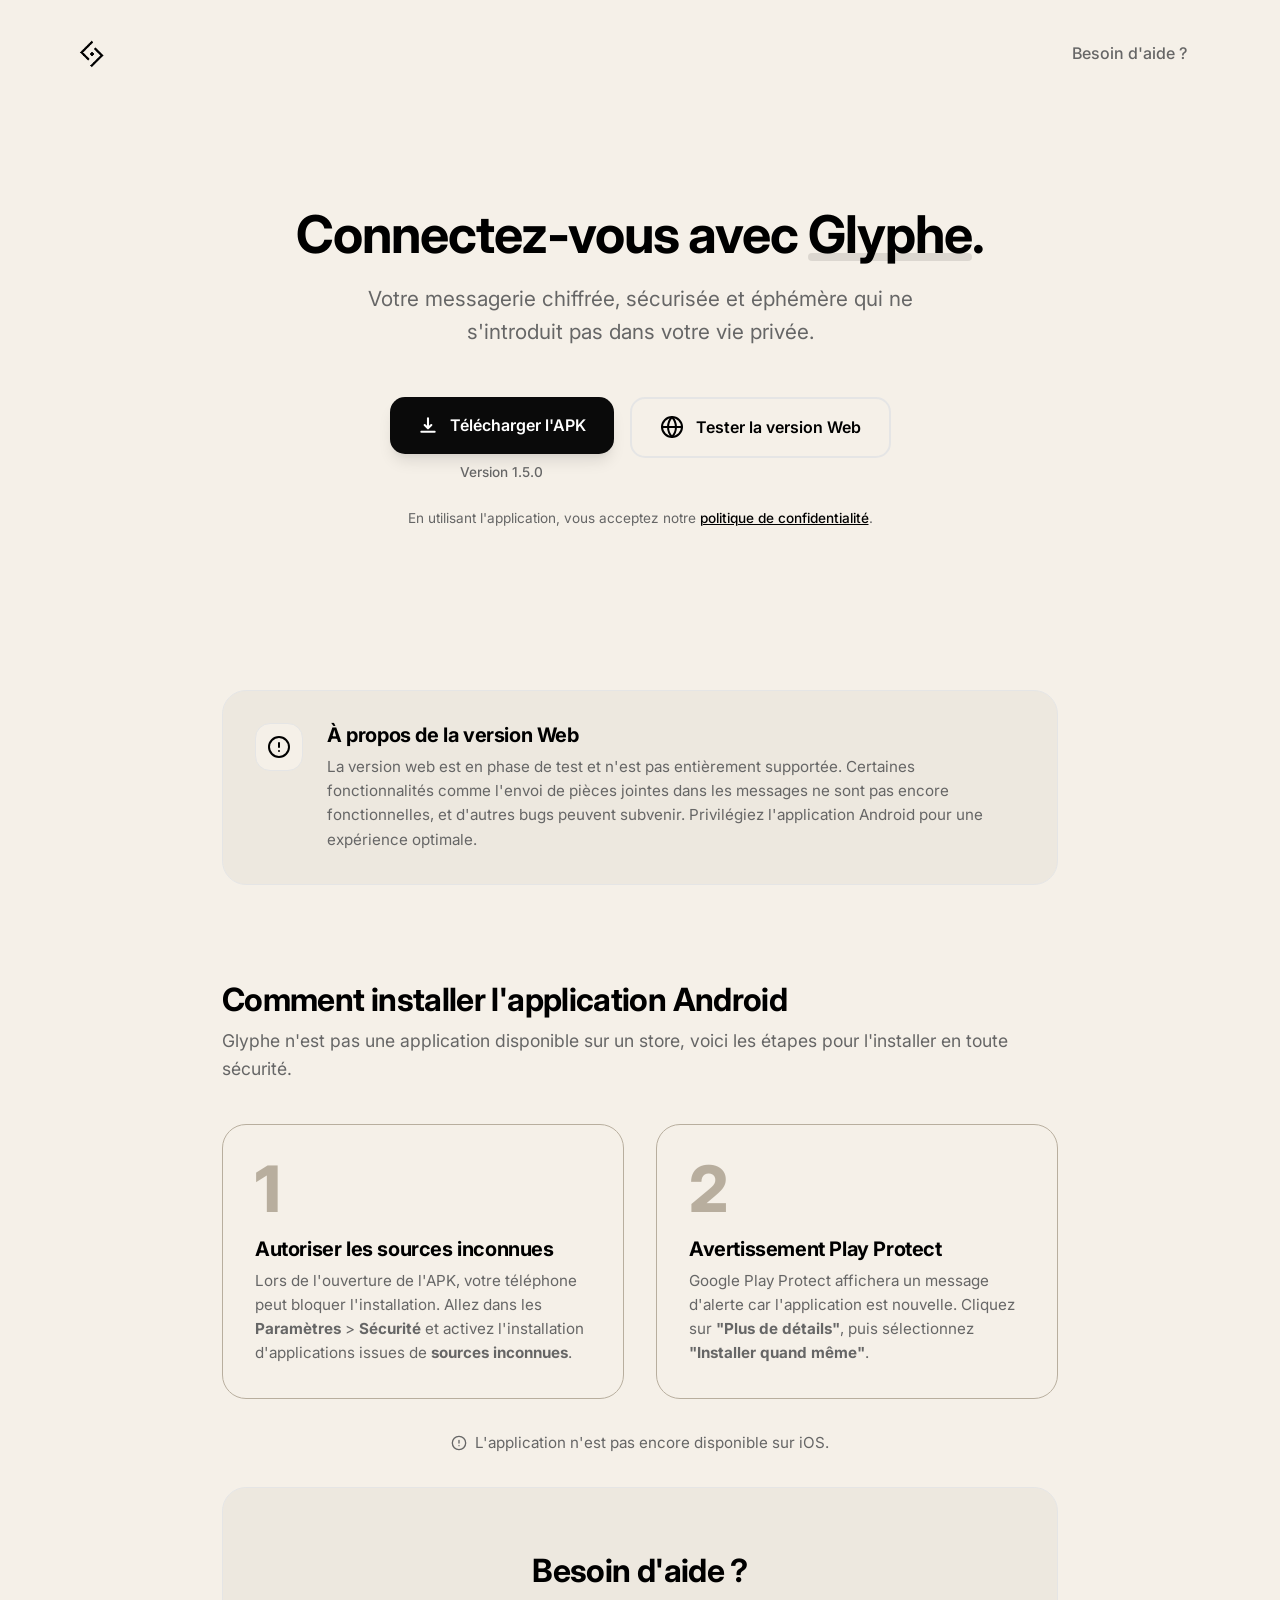
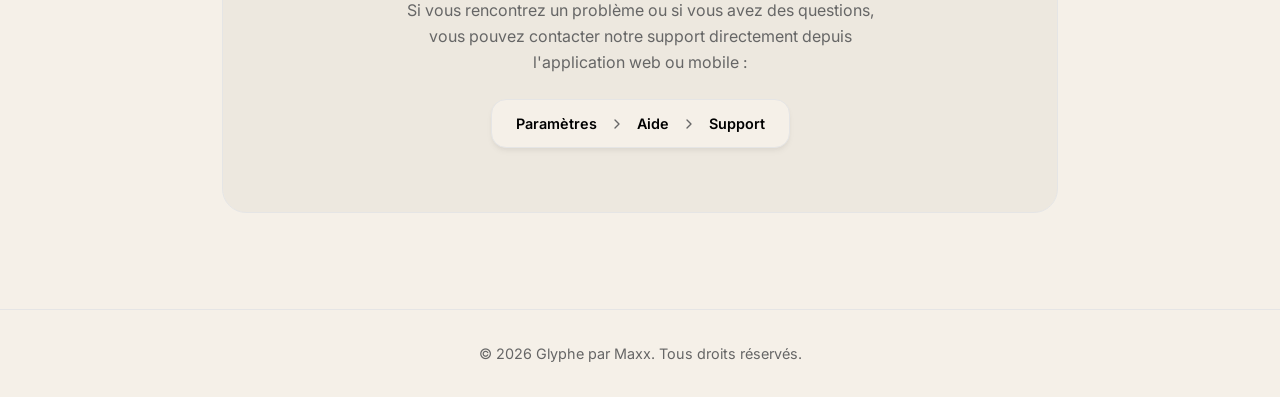
<file: index.html>
<!DOCTYPE html>
<html lang="fr">
<head>
    <meta charset="UTF-8">
    <meta name="viewport" content="width=device-width, initial-scale=1.0">
    <title>Glyphe - Accueil</title>
    <link rel="icon" type="image/x-icon" href="assets/glyphe-black-splash.png">

    <!-- Google Fonts: Inter -->
    <link rel="preconnect" href="https://fonts.googleapis.com">
    <link rel="preconnect" href="https://fonts.gstatic.com" crossorigin>
    <link href="https://fonts.googleapis.com/css2?family=Inter:wght@400;500;600;700;800&display=swap" rel="stylesheet">
    
    <link rel="stylesheet" href="style.css">
</head>
<body>

    <nav class="navbar">
        <div class="logo">
            <a href="index.html">
                <img src="assets/glyphe-black-splash.png" alt="Glyphe Logo" class="logo-img">
            </a>
        </div>
        <a href="#support" class="nav-link">Besoin d'aide ?</a>
    </nav>

    <main class="container">
        
        <!-- Hero Section -->
        <section class="hero fade-in">
            <h1 class="hero-title">Connectez-vous avec <span class="highlight">Glyphe</span>.</h1>
            <p class="hero-subtitle">Votre messagerie chiffrée, sécurisée et éphémère qui ne s'introduit pas dans votre vie privée.</p>
            
            <div class="button-group">
                <div class="download-wrapper">
                    <a href="https://github.com/Maxx-bl/Asiimov/releases/download/v1.5.0/glyphe.apk" download="glyphe.apk" id="download-btn" class="btn btn-primary">
                        <svg viewBox="0 0 24 24" width="20" height="20" stroke="currentColor" stroke-width="2.5" fill="none" stroke-linecap="round" stroke-linejoin="round" class="icon">
                            <path d="M12 4v12m0 0l-4-4m4 4l4-4"/><line x1="4" y1="20" x2="20" y2="20"/>
                        </svg>
                        Télécharger l'APK
                    </a>
                    <span class="version-label">Version 1.5.0</span>
                </div>
                
                <a href="https://glyphe-app.synae.dev/" target="_blank" class="btn btn-secondary">
                    <svg viewBox="0 0 24 24" width="24" height="24" stroke="currentColor" stroke-width="2" fill="none" stroke-linecap="round" stroke-linejoin="round" class="icon"><circle cx="12" cy="12" r="10"></circle><line x1="2" y1="12" x2="22" y2="12"></line><path d="M12 2a15.3 15.3 0 0 1 4 10 15.3 15.3 0 0 1-4 10 15.3 15.3 0 0 1-4-10 15.3 15.3 0 0 1 4-10z"></path></svg>
                    Tester la version Web
                </a>
            </div>
            
            <p class="privacy-notice">
                En utilisant l'application, vous acceptez notre <a href="privacy.html" class="privacy-link">politique de confidentialité</a>.
            </p>
        </section>

        <!-- Web Version Warning -->
        <section class="info-card warning slide-up">
            <div class="card-icon">
                <svg viewBox="0 0 24 24" width="24" height="24" stroke="currentColor" stroke-width="2" fill="none" stroke-linecap="round" stroke-linejoin="round"><circle cx="12" cy="12" r="10"></circle><line x1="12" y1="8" x2="12" y2="12"></line><line x1="12" y1="16" x2="12.01" y2="16"></line></svg>
            </div>
            <div class="card-content">
                <h3>À propos de la version Web</h3>
                <p>La version web est en phase de test et n'est pas entièrement supportée. Certaines fonctionnalités comme l'envoi de pièces jointes dans les messages ne sont pas encore fonctionnelles, et d'autres bugs peuvent subvenir. Privilégiez l'application Android pour une expérience optimale.</p>
            </div>
        </section>

        <!-- Installation Guide -->
        <section id="installation-guide" class="installation-guide slide-up">
            <h2 class="section-title">Comment installer l'application Android</h2>
            <p class="section-desc">Glyphe n'est pas une application disponible sur un store, voici les étapes pour l'installer en toute sécurité.</p>
            
            <div class="steps-grid">
                <div class="step-card">
                    <div class="step-number">1</div>
                    <div class="step-info">
                        <h4>Autoriser les sources inconnues</h4>
                        <p>Lors de l'ouverture de l'APK, votre téléphone peut bloquer l'installation. Allez dans les <strong>Paramètres</strong> > <strong>Sécurité</strong> et activez l'installation d'applications issues de <strong>sources inconnues</strong>.</p>
                    </div>
                </div>
                
                <div class="step-card">
                    <div class="step-number">2</div>
                    <div class="step-info">
                        <h4>Avertissement Play Protect</h4>
                        <p>Google Play Protect affichera un message d'alerte car l'application est nouvelle. Cliquez sur <strong>"Plus de détails"</strong>, puis sélectionnez <strong>"Installer quand même"</strong>.</p>
                    </div>
                </div>
            </div>
        </section>

        <!-- iOS Notice -->
        <p class="ios-notice">
            <svg viewBox="0 0 24 24" width="16" height="16" stroke="currentColor" stroke-width="2" fill="none" stroke-linecap="round" stroke-linejoin="round"><path d="M12 2a10 10 0 1 0 0 20A10 10 0 0 0 12 2z"></path><path d="M12 8v4m0 4h.01"></path></svg>
            L'application n'est pas encore disponible sur iOS.
        </p>

        <!-- Support Section -->
        <section id="support" class="support slide-up">
            <h2 class="section-title">Besoin d'aide ?</h2>
            <div class="support-content">
                <p>Si vous rencontrez un problème ou si vous avez des questions, vous pouvez contacter notre support directement depuis l'application web ou mobile :</p>
                <div class="path-badge">
                    <span>Paramètres</span>
                    <svg viewBox="0 0 24 24" width="16" height="16" stroke="currentColor" stroke-width="2" fill="none" stroke-linecap="round" stroke-linejoin="round"><polyline points="9 18 15 12 9 6"></polyline></svg>
                    <span>Aide</span>
                    <svg viewBox="0 0 24 24" width="16" height="16" stroke="currentColor" stroke-width="2" fill="none" stroke-linecap="round" stroke-linejoin="round"><polyline points="9 18 15 12 9 6"></polyline></svg>
                    <span>Support</span>
                </div>
            </div>
        </section>

    </main>

    <footer>
        <p>&copy; 2026 Glyphe par Maxx. Tous droits réservés. </p>
    </footer>

    <script src="script.js"></script>
</body>
</html>
</file>
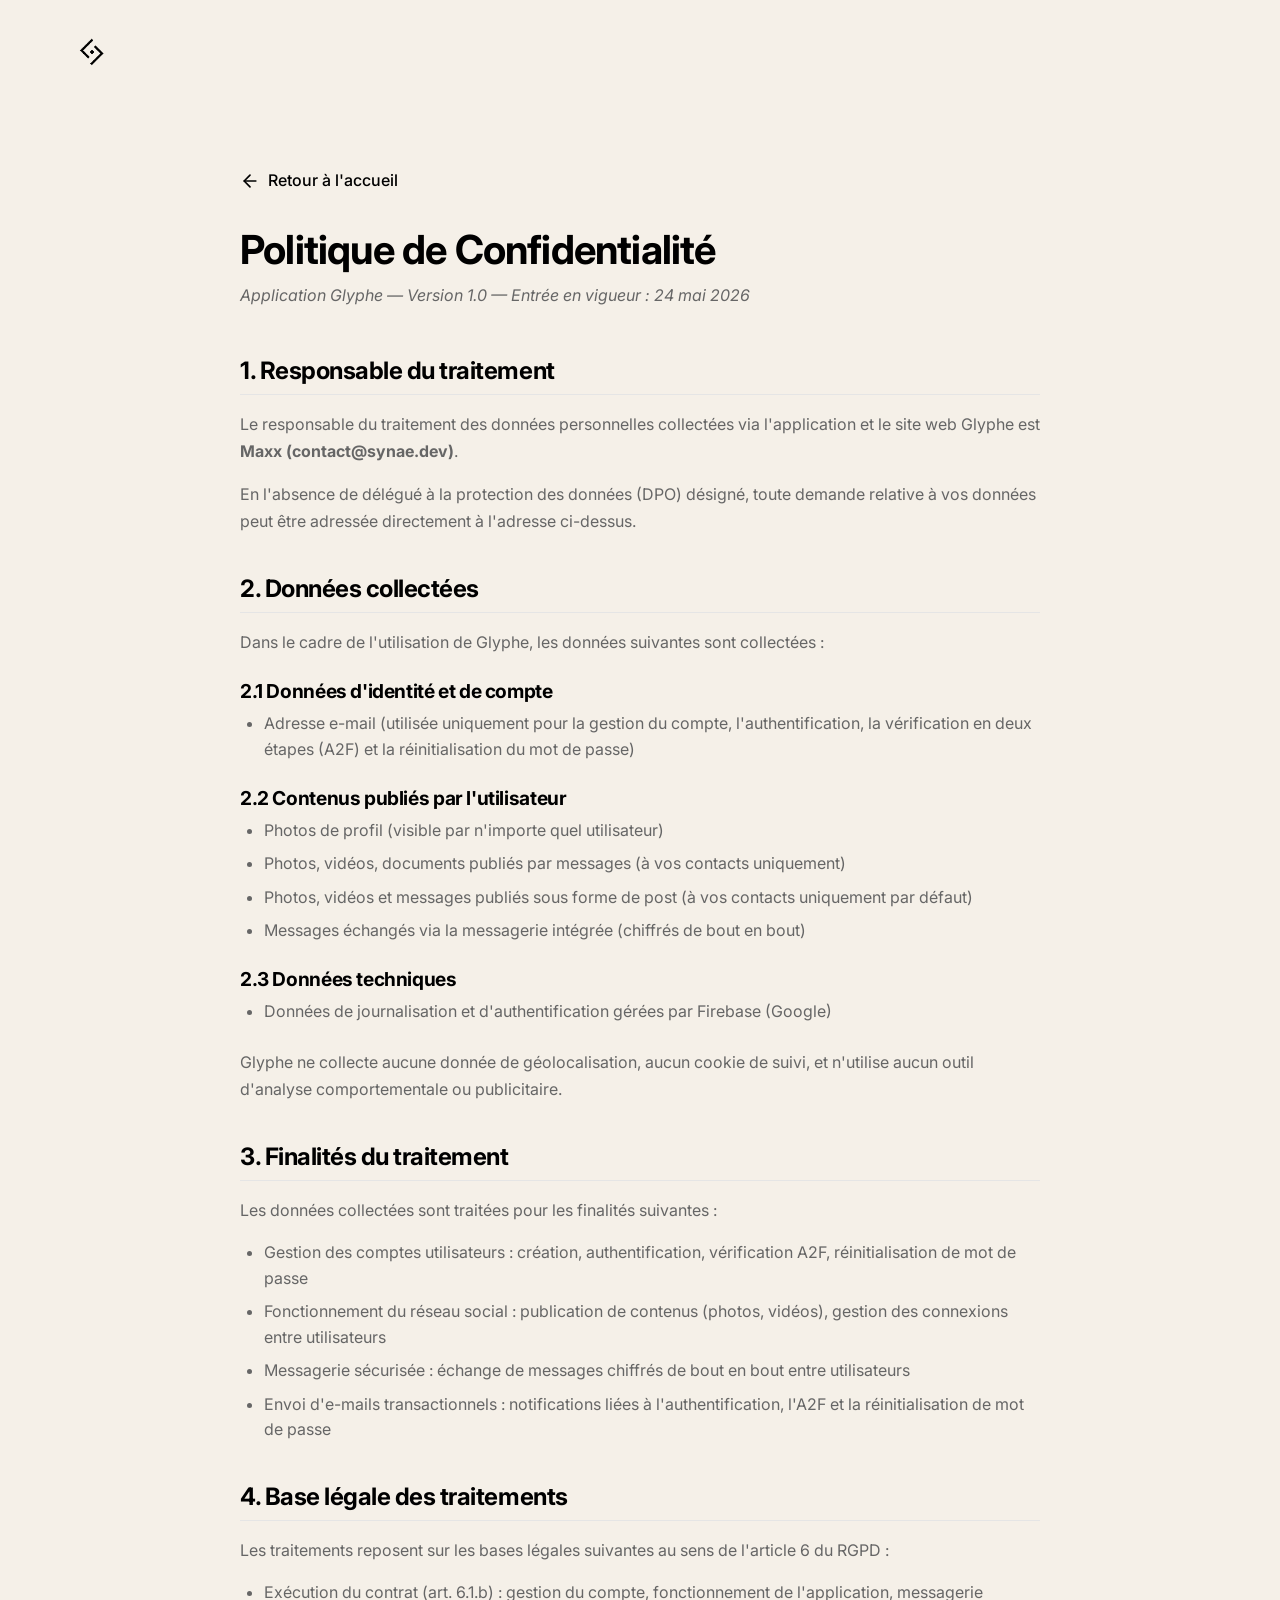
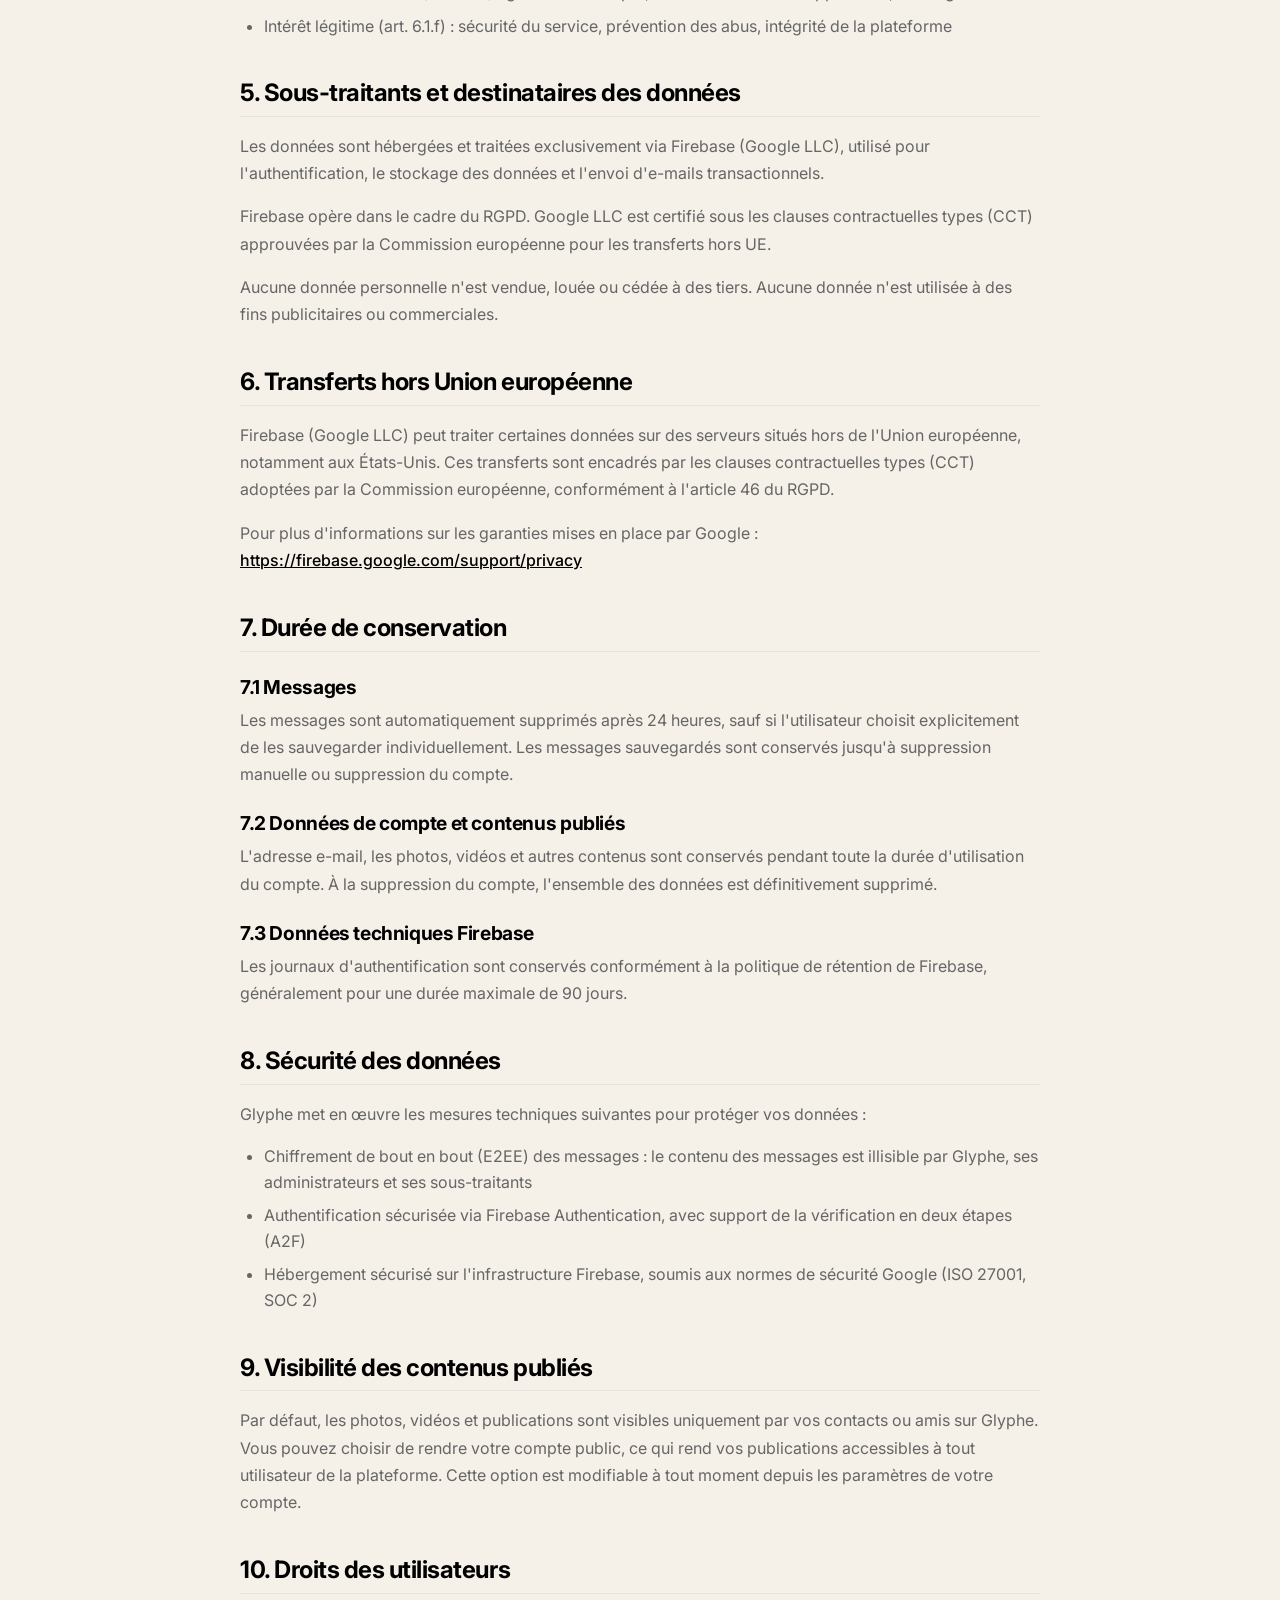
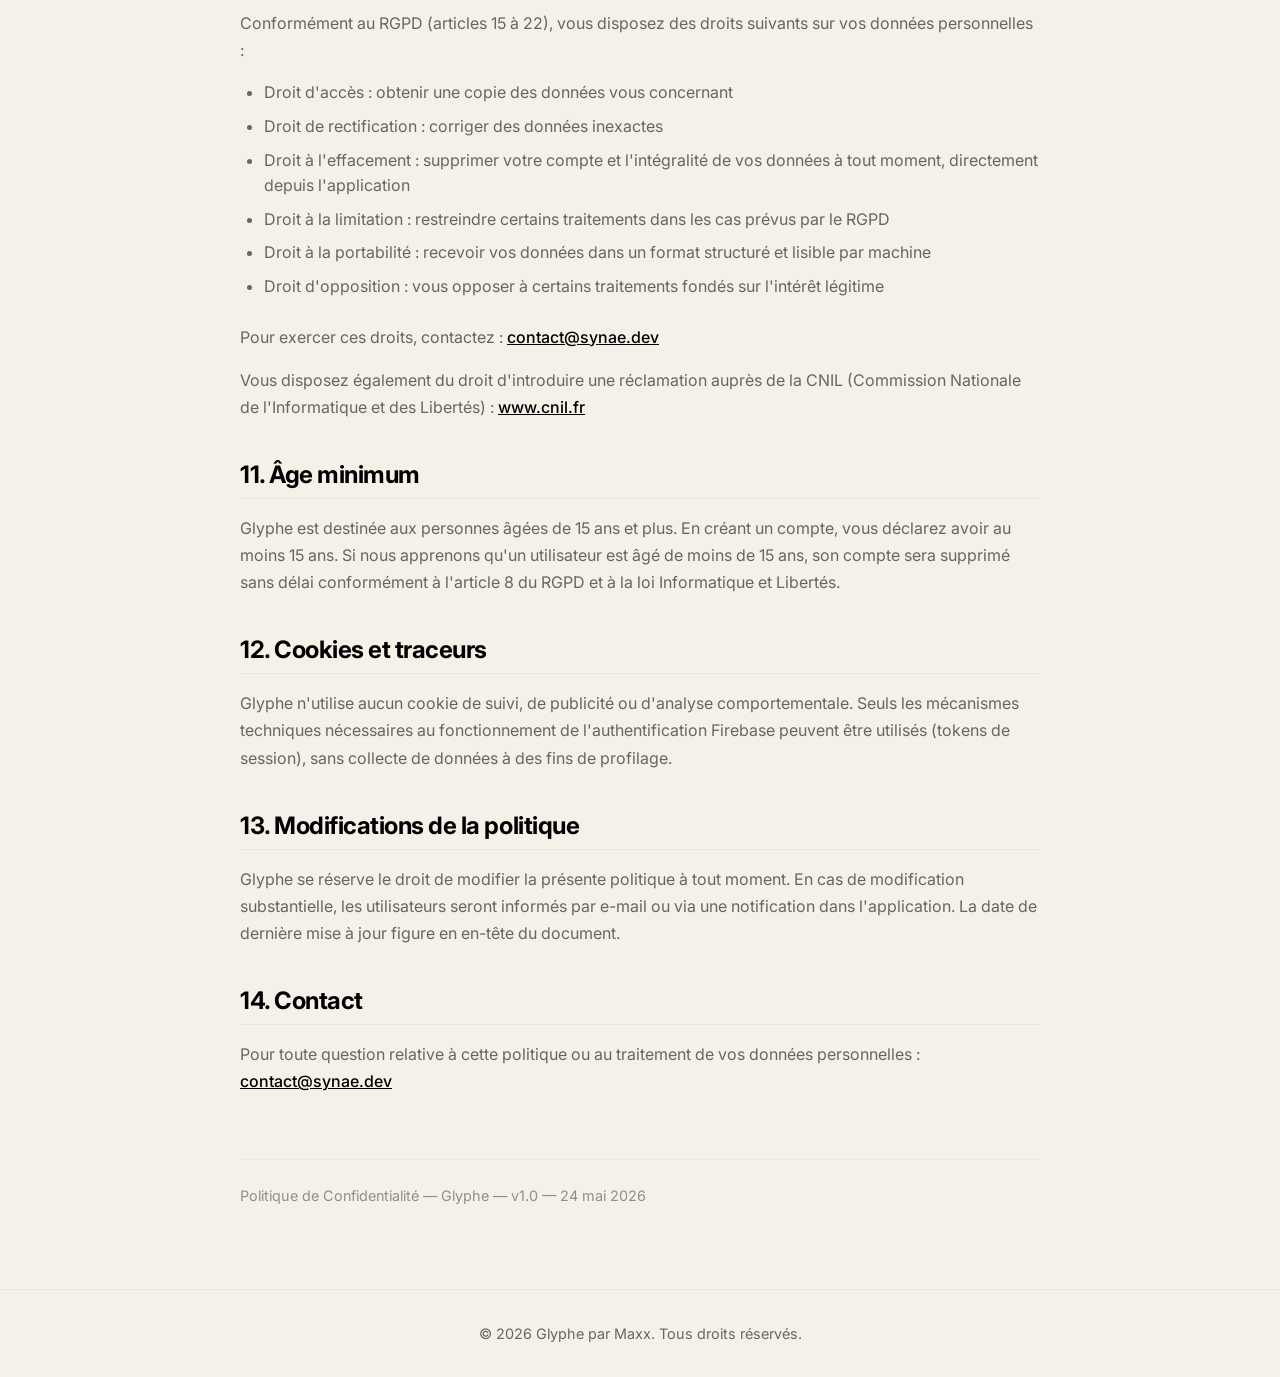
<file: privacy.html>
<!DOCTYPE html>
<html lang="fr">
<head>
    <meta charset="UTF-8">
    <meta name="viewport" content="width=device-width, initial-scale=1.0">
    <title>Glyphe - Confidentialité</title>
    <link rel="icon" type="image/x-icon" href="assets/glyphe-black-splash.png">

    <!-- Google Fonts: Inter -->
    <link rel="preconnect" href="https://fonts.googleapis.com">
    <link rel="preconnect" href="https://fonts.gstatic.com" crossorigin>
    <link href="https://fonts.googleapis.com/css2?family=Inter:wght@400;500;600;700;800&display=swap" rel="stylesheet">
    
    <link rel="stylesheet" href="style.css">
    <style>
        .privacy-content {
            padding: 4rem 0;
            max-width: 800px;
            margin: 0 auto;
        }
        .privacy-content h1 {
            font-size: 2.5rem;
            margin-bottom: 0.5rem;
        }
        .privacy-content h2 {
            font-size: 1.5rem;
            margin-top: 2.5rem;
            margin-bottom: 1rem;
            padding-bottom: 0.5rem;
            border-bottom: 1px solid var(--border-color);
        }
        .privacy-content h3 {
            font-size: 1.2rem;
            margin-top: 1.5rem;
            margin-bottom: 0.5rem;
            color: var(--text-primary);
        }
        .privacy-content p {
            margin-bottom: 1rem;
            color: var(--text-secondary);
            line-height: 1.7;
        }
        .privacy-content ul {
            margin-bottom: 1.5rem;
            padding-left: 1.5rem;
            color: var(--text-secondary);
        }
        .privacy-content li {
            margin-bottom: 0.5rem;
            line-height: 1.6;
        }
        .privacy-content a {
            color: var(--text-primary);
            text-decoration: underline;
            font-weight: 500;
        }
        .privacy-content a:hover {
            color: var(--text-secondary);
        }
        .back-link {
            display: inline-flex;
            align-items: center;
            gap: 0.5rem;
            color: var(--text-primary);
            font-weight: 600;
            margin-bottom: 2rem;
            transition: transform 0.3s ease;
            text-decoration: none !important;
        }
        .back-link:hover {
            transform: translateX(-5px);
            color: var(--text-primary) !important;
        }
        .doc-meta {
            color: var(--text-secondary);
            font-style: italic;
            margin-bottom: 3rem !important;
        }
        .text-muted {
            font-size: 0.9rem;
            opacity: 0.7;
            margin-top: 4rem !important;
            border-top: 1px solid var(--border-color);
            padding-top: 1.5rem;
        }
    </style>
</head>
<body>

    <nav class="navbar">
        <div class="logo">
            <a href="index.html">
                <img src="assets/glyphe-black-splash.png" alt="Glyphe Logo" class="logo-img">
            </a>
        </div>
    </nav>

    <main class="container">
        <section class="privacy-content fade-in">
            <a href="index.html" class="back-link">
                <svg viewBox="0 0 24 24" width="20" height="20" stroke="currentColor" stroke-width="2" fill="none" stroke-linecap="round" stroke-linejoin="round"><line x1="19" y1="12" x2="5" y2="12"></line><polyline points="12 19 5 12 12 5"></polyline></svg>
                Retour à l'accueil
            </a>
            
            <h1>Politique de Confidentialité</h1>
            <p class="doc-meta">Application Glyphe — Version 1.0 — Entrée en vigueur : 24 mai 2026</p>
            
            <h2>1. Responsable du traitement</h2>
            <p>Le responsable du traitement des données personnelles collectées via l'application et le site web Glyphe est
            <strong>Maxx (contact@synae.dev)</strong>.</p>
            <p>En l'absence de délégué à la protection des données (DPO) désigné, toute demande relative à vos données peut être adressée directement à l'adresse ci-dessus.</p>

            <h2>2. Données collectées</h2>
            <p>Dans le cadre de l'utilisation de Glyphe, les données suivantes sont collectées :</p>
            
            <h3>2.1 Données d'identité et de compte</h3>
            <ul>
                <li>Adresse e-mail (utilisée uniquement pour la gestion du compte, l'authentification, la vérification en deux étapes (A2F) et la réinitialisation du mot de passe)</li>
            </ul>
            
            <h3>2.2 Contenus publiés par l'utilisateur</h3>
            <ul>
                <li>Photos de profil (visible par n'importe quel utilisateur)</li>
                <li>Photos, vidéos, documents publiés par messages (à vos contacts uniquement)</li>
                <li>Photos, vidéos et messages publiés sous forme de post (à vos contacts uniquement par défaut)</li>
                <li>Messages échangés via la messagerie intégrée (chiffrés de bout en bout)</li>
            </ul>
            
            <h3>2.3 Données techniques</h3>
            <ul>
                <li>Données de journalisation et d'authentification gérées par Firebase (Google)</li>
            </ul>
            <p>Glyphe ne collecte aucune donnée de géolocalisation, aucun cookie de suivi, et n'utilise aucun outil d'analyse comportementale ou publicitaire.</p>

            <h2>3. Finalités du traitement</h2>
            <p>Les données collectées sont traitées pour les finalités suivantes :</p>
            <ul>
                <li>Gestion des comptes utilisateurs : création, authentification, vérification A2F, réinitialisation de mot de passe</li>
                <li>Fonctionnement du réseau social : publication de contenus (photos, vidéos), gestion des connexions entre utilisateurs</li>
                <li>Messagerie sécurisée : échange de messages chiffrés de bout en bout entre utilisateurs</li>
                <li>Envoi d'e-mails transactionnels : notifications liées à l'authentification, l'A2F et la réinitialisation de mot de passe</li>
            </ul>
            
            <h2>4. Base légale des traitements</h2>
            <p>Les traitements reposent sur les bases légales suivantes au sens de l'article 6 du RGPD :</p>
            <ul>
                <li>Exécution du contrat (art. 6.1.b) : gestion du compte, fonctionnement de l'application, messagerie</li>
                <li>Intérêt légitime (art. 6.1.f) : sécurité du service, prévention des abus, intégrité de la plateforme</li>
            </ul>

            <h2>5. Sous-traitants et destinataires des données</h2>
            <p>Les données sont hébergées et traitées exclusivement via Firebase (Google LLC), utilisé pour l'authentification, le stockage des données et l'envoi d'e-mails transactionnels.</p>
            <p>Firebase opère dans le cadre du RGPD. Google LLC est certifié sous les clauses contractuelles types (CCT) approuvées par la Commission européenne pour les transferts hors UE.</p>
            <p>Aucune donnée personnelle n'est vendue, louée ou cédée à des tiers. Aucune donnée n'est utilisée à des fins publicitaires ou commerciales.</p>

            <h2>6. Transferts hors Union européenne</h2>
            <p>Firebase (Google LLC) peut traiter certaines données sur des serveurs situés hors de l'Union européenne, notamment aux États-Unis. Ces transferts sont encadrés par les clauses contractuelles types (CCT) adoptées par la Commission européenne, conformément à l'article 46 du RGPD.</p>
            <p>Pour plus d'informations sur les garanties mises en place par Google : <a href="https://firebase.google.com/support/privacy" target="_blank">https://firebase.google.com/support/privacy</a></p>

            <h2>7. Durée de conservation</h2>
            <h3>7.1 Messages</h3>
            <p>Les messages sont automatiquement supprimés après 24 heures, sauf si l'utilisateur choisit explicitement de les sauvegarder individuellement. Les messages sauvegardés sont conservés jusqu'à suppression manuelle ou suppression du compte.</p>
            
            <h3>7.2 Données de compte et contenus publiés</h3>
            <p>L'adresse e-mail, les photos, vidéos et autres contenus sont conservés pendant toute la durée d'utilisation du compte. À la suppression du compte, l'ensemble des données est définitivement supprimé.</p>
            
            <h3>7.3 Données techniques Firebase</h3>
            <p>Les journaux d'authentification sont conservés conformément à la politique de rétention de Firebase, généralement pour une durée maximale de 90 jours.</p>

            <h2>8. Sécurité des données</h2>
            <p>Glyphe met en œuvre les mesures techniques suivantes pour protéger vos données :</p>
            <ul>
                <li>Chiffrement de bout en bout (E2EE) des messages : le contenu des messages est illisible par Glyphe, ses administrateurs et ses sous-traitants</li>
                <li>Authentification sécurisée via Firebase Authentication, avec support de la vérification en deux étapes (A2F)</li>
                <li>Hébergement sécurisé sur l'infrastructure Firebase, soumis aux normes de sécurité Google (ISO 27001, SOC 2)</li>
            </ul>

            <h2>9. Visibilité des contenus publiés</h2>
            <p>Par défaut, les photos, vidéos et publications sont visibles uniquement par vos contacts ou amis sur Glyphe. Vous pouvez choisir de rendre votre compte public, ce qui rend vos publications accessibles à tout utilisateur de la plateforme. Cette option est modifiable à tout moment depuis les paramètres de votre compte.</p>

            <h2>10. Droits des utilisateurs</h2>
            <p>Conformément au RGPD (articles 15 à 22), vous disposez des droits suivants sur vos données personnelles :</p>
            <ul>
                <li>Droit d'accès : obtenir une copie des données vous concernant</li>
                <li>Droit de rectification : corriger des données inexactes</li>
                <li>Droit à l'effacement : supprimer votre compte et l'intégralité de vos données à tout moment, directement depuis l'application</li>
                <li>Droit à la limitation : restreindre certains traitements dans les cas prévus par le RGPD</li>
                <li>Droit à la portabilité : recevoir vos données dans un format structuré et lisible par machine</li>
                <li>Droit d'opposition : vous opposer à certains traitements fondés sur l'intérêt légitime</li>
            </ul>
            <p>Pour exercer ces droits, contactez : <a href="mailto:contact@synae.dev">contact@synae.dev</a></p>
            <p>Vous disposez également du droit d'introduire une réclamation auprès de la CNIL (Commission Nationale de l'Informatique et des Libertés) : <a href="https://www.cnil.fr" target="_blank">www.cnil.fr</a></p>

            <h2>11. Âge minimum</h2>
            <p>Glyphe est destinée aux personnes âgées de 15 ans et plus. En créant un compte, vous déclarez avoir au moins 15 ans. Si nous apprenons qu'un utilisateur est âgé de moins de 15 ans, son compte sera supprimé sans délai conformément à l'article 8 du RGPD et à la loi Informatique et Libertés.</p>

            <h2>12. Cookies et traceurs</h2>
            <p>Glyphe n'utilise aucun cookie de suivi, de publicité ou d'analyse comportementale. Seuls les mécanismes techniques nécessaires au fonctionnement de l'authentification Firebase peuvent être utilisés (tokens de session), sans collecte de données à des fins de profilage.</p>

            <h2>13. Modifications de la politique</h2>
            <p>Glyphe se réserve le droit de modifier la présente politique à tout moment. En cas de modification substantielle, les utilisateurs seront informés par e-mail ou via une notification dans l'application. La date de dernière mise à jour figure en en-tête du document.</p>

            <h2>14. Contact</h2>
            <p>Pour toute question relative à cette politique ou au traitement de vos données personnelles :
            <a href="mailto:contact@synae.dev">contact@synae.dev</a></p>

            <p class="text-muted">Politique de Confidentialité — Glyphe — v1.0 — 24 mai 2026</p>
        </section>
    </main>

    <footer>
        <p>&copy; 2026 Glyphe par Maxx. Tous droits réservés.</p>
    </footer>

</body>
</html>
</file>
<file: style.css>
:root {
    /* Colors - Pure Minimalist Black & White */
    --bg-color: #f5f0e8;
    --text-primary: #000000;
    --text-secondary: #666666;
    --accent-bg: #0a0a0a;
    --accent-text: #ffffff;
    --border-color: #e5e5e5;
    --card-bg: #ede8df;
    --hover-bg: #1a1a1a;
    
    /* Typography */
    --font-family: 'Inter', sans-serif;
    
    /* Layout */
    --radius-sm: 8px;
    --radius-md: 16px;
    --radius-lg: 24px;
    --radius-pill: 15px;
    
    /* Shadows */
    --shadow-sm: 0 4px 6px -1px rgba(0, 0, 0, 0.05), 0 2px 4px -1px rgba(0, 0, 0, 0.03);
    --shadow-md: 0 10px 15px -3px rgba(0, 0, 0, 0.1), 0 4px 6px -2px rgba(0, 0, 0, 0.05);
    --shadow-lg: 0 20px 25px -5px rgba(0, 0, 0, 0.1), 0 10px 10px -5px rgba(0, 0, 0, 0.04);
}



* {
    margin: 0;
    padding: 0;
    box-sizing: border-box;
}

body {
    font-family: var(--font-family);
    background-color: var(--bg-color);
    color: var(--text-primary);
    line-height: 1.6;
    -webkit-font-smoothing: antialiased;
    overflow-x: hidden;
}

/* Scrollbar minimalist */
::-webkit-scrollbar {
    width: 8px;
}
::-webkit-scrollbar-track {
    background: var(--bg-color);
}
::-webkit-scrollbar-thumb {
    background: var(--border-color);
    border-radius: var(--radius-pill);
}

/* Typography Utilities */
h1, h2, h3, h4 {
    font-weight: 700;
    letter-spacing: -0.02em;
    line-height: 1.2;
}

a {
    color: inherit;
    text-decoration: none;
}

/* Container */
.container {
    max-width: 900px;
    margin: 0 auto;
    padding: 0 2rem;
}

/* Navbar */
.navbar {
    display: flex;
    justify-content: space-between;
    align-items: center;
    padding: 2rem;
    max-width: 1200px;
    margin: 0 auto;
}

.logo {
    display: flex;
    align-items: center;
}

.logo-img {
    height: 40px;
    width: auto;
    display: block;
}

.nav-link {
    font-weight: 500;
    color: var(--text-secondary);
    padding: 0.5rem 1.25rem;
    border: 1px solid transparent;
    border-radius: var(--radius-pill);
    transition: all 0.3s ease;
}

.nav-link:hover {
    color: var(--text-primary);
    border-color: var(--border-color);
    background-color: var(--card-bg);
}

/* Hero Section */
.hero {
    padding: 6rem 0 4rem;
    text-align: center;
    display: flex;
    flex-direction: column;
    align-items: center;
}

.hero-title {
    font-size: clamp(2rem, 5vw, 3.25rem);
    margin-bottom: 1rem;
}

.highlight {
    position: relative;
    display: inline-block;
}

.highlight::after {
    content: '';
    position: absolute;
    bottom: 5px;
    left: 0;
    width: 100%;
    height: 8px;
    background-color: var(--text-primary);
    opacity: 0.1;
    border-radius: 4px;
    z-index: -1;
}

.hero-subtitle {
    font-size: clamp(1.1rem, 3vw, 1.3rem);
    color: var(--text-secondary);
    max-width: 600px;
    margin-bottom: 3rem;
}

/* Buttons */
.button-group {
    display: flex;
    gap: 1rem;
    flex-wrap: wrap;
    justify-content: center;
    align-items: flex-start;
}

.download-wrapper {
    display: flex;
    flex-direction: column;
    align-items: center;
    gap: 0.5rem;
}

.version-label {
    font-size: 0.85rem;
    color: var(--text-secondary);
    font-weight: 500;
}

.privacy-notice {
    margin-top: 1.5rem;
    font-size: 0.85rem;
    color: var(--text-secondary);
}

.privacy-link {
    color: var(--text-primary);
    text-decoration: underline;
    font-weight: 500;
    transition: color 0.3s ease;
}

.privacy-link:hover {
    color: var(--text-secondary);
    text-decoration: none;
}

.btn {
    display: inline-flex;
    align-items: center;
    justify-content: center;
    gap: 0.75rem;
    padding: 1rem 1.75rem;
    border-radius: var(--radius-pill);
    font-weight: 600;
    font-size: 1rem;
    cursor: pointer;
    outline: none;
}

.btn-primary {
    background-color: var(--accent-bg);
    color: var(--accent-text);
    border: none;
    box-shadow: var(--shadow-md);
    transition: opacity 0.18s ease;
}

.btn-primary:hover {
    opacity: 0.75;
}

.btn-secondary {
    background-color: transparent;
    color: var(--text-primary);
    border: 2px solid var(--border-color);
    transition: border-color 0.18s ease;
}

.btn-secondary:hover {
    border-color: #000000;
}

.icon {
    flex-shrink: 0;
}

/* Shared Section Styles */
section {
    margin-bottom: 6rem;
}

.section-title {
    font-size: 2rem;
    margin-bottom: 0.5rem;
}

.section-desc {
    color: var(--text-secondary);
    margin-bottom: 2.5rem;
    font-size: 1.1rem;
}

/* Cards */
.info-card {
    background-color: var(--card-bg);
    border-radius: var(--radius-lg);
    padding: 2rem;
    display: flex;
    gap: 1.5rem;
    align-items: flex-start;
    border: 1px solid var(--border-color);
}

.card-icon {
    background-color: var(--bg-color);
    width: 48px;
    height: 48px;
    border-radius: var(--radius-pill);
    display: flex;
    align-items: center;
    justify-content: center;
    flex-shrink: 0;
    border: 1px solid var(--border-color);
}

.card-content h3 {
    margin-bottom: 0.5rem;
    font-size: 1.25rem;
}

.card-content p {
    color: var(--text-secondary);
    font-size: 0.95rem;
}

/* Steps Grid */
.steps-grid {
    display: grid;
    grid-template-columns: repeat(auto-fit, minmax(300px, 1fr));
    gap: 2rem;
}

.step-card {
    background-color: var(--bg-color);
    border: 1px solid #b8ae9e;
    border-radius: var(--radius-lg);
    padding: 2rem;
    position: relative;
    overflow: hidden;
}

.step-number {
    font-size: 4rem;
    font-weight: 800;
    color: #b8ae9e;
    line-height: 1;
    margin-bottom: 1rem;
}

.step-info h4 {
    font-size: 1.25rem;
    margin-bottom: 0.5rem;
}

.step-info p {
    color: var(--text-secondary);
    font-size: 0.95rem;
}

/* iOS Notice */
.ios-notice {
    display: flex;
    align-items: center;
    justify-content: center;
    gap: 0.5rem;
    text-align: center;
    font-size: 0.95rem;
    color: var(--text-secondary);
    margin-bottom: 2rem;
    margin-top: -4rem;
}

/* Support Badge */
.support {
    text-align: center;
    background-color: var(--card-bg);
    padding: 4rem 2rem;
    border-radius: var(--radius-lg);
    border: 1px solid var(--border-color);
}

.support-content {
    display: flex;
    flex-direction: column;
    align-items: center;
    gap: 1.5rem;
}

.support-content p {
    color: var(--text-secondary);
    max-width: 500px;
    margin: 0 auto;
}

.path-badge {
    display: inline-flex;
    align-items: center;
    gap: 0.75rem;
    background-color: var(--bg-color);
    padding: 0.75rem 1.5rem;
    border-radius: var(--radius-pill);
    border: 1px solid var(--border-color);
    font-weight: 600;
    font-size: 0.9rem;
    box-shadow: var(--shadow-sm);
}

.path-badge span {
    color: var(--text-primary);
}

.path-badge svg {
    color: var(--text-secondary);
}

/* Footer */
footer {
    text-align: center;
    padding: 2rem;
    color: var(--text-secondary);
    font-size: 0.9rem;
    border-top: 1px solid var(--border-color);
}

/* Animations */
.fade-in {
    opacity: 0;
    animation: fadeIn 1s cubic-bezier(0.25, 0.8, 0.25, 1) forwards;
}

.slide-up {
    opacity: 0;
    transform: translateY(30px);
    animation: slideUp 0.8s cubic-bezier(0.25, 0.8, 0.25, 1) forwards;
}

/* Stagger animations */
.hero { animation-delay: 0.1s; }
.warning { animation-delay: 0.3s; }
.installation-guide { animation-delay: 0.5s; }
.support { animation-delay: 0.7s; }

@keyframes fadeIn {
    to { opacity: 1; }
}

@keyframes slideUp {
    to {
        opacity: 1;
        transform: translateY(0);
    }
}

/* Responsive */
@media (max-width: 600px) {
    .button-group {
        flex-direction: column;
        width: 100%;
        align-items: stretch;
    }
    
    .download-wrapper {
        width: 100%;
        align-items: stretch;
    }
    
    .version-label {
        text-align: center;
    }
    
    .btn {
        width: 100%;
        display: flex;
    }
    
    .info-card {
        flex-direction: column;
        align-items: center;
        text-align: center;
    }
    
    .path-badge {
        flex-direction: column;
        gap: 0.5rem;
        padding: 1rem;
        border-radius: var(--radius-md);
    }
    
    .path-badge svg {
        transform: rotate(90deg);
    }
}
</file>
